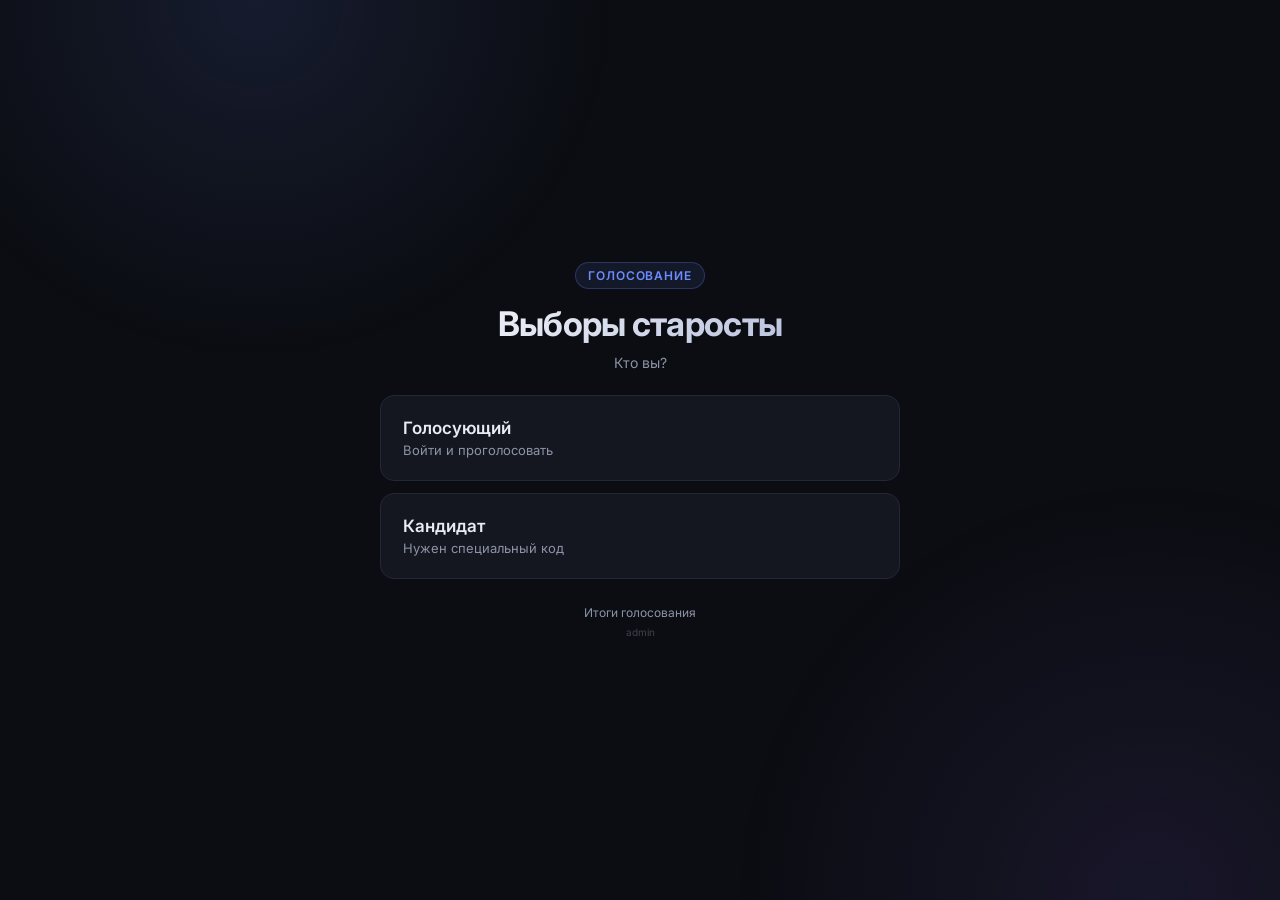
<file: index.html>
<!DOCTYPE html>
<html lang="ru">
<head>
  <meta charset="UTF-8">
  <meta name="viewport" content="width=device-width, initial-scale=1">
  <title>Выборы старосты</title>
  <link rel="stylesheet" href="style.css">
  <link rel="preconnect" href="https://fonts.googleapis.com">
  <link rel="preconnect" href="https://fonts.gstatic.com" crossorigin>
  <link href="https://fonts.googleapis.com/css2?family=Inter:wght@400;500;600;700&display=swap" rel="stylesheet">
</head>
<body>
  <div class="bg-glow"></div>

  <main class="container">
    <header class="header">
      <div class="badge">Голосование</div>
      <h1>Выборы старосты</h1>
      <p class="subtitle">Кто вы?</p>
    </header>

    <div class="role-buttons">
      <button class="role-btn" id="voterBtn">
        <div class="role-title">Голосующий</div>
        <div class="role-desc">Войти и проголосовать</div>
      </button>
      <button class="role-btn" id="candidateBtn">
        <div class="role-title">Кандидат</div>
        <div class="role-desc">Нужен специальный код</div>
      </button>
    </div>

    <footer class="footer">
      <a href="results.html" class="link-dim">Итоги голосования</a>
      <a href="admin.html" class="admin-link">admin</a>
    </footer>
  </main>

  <script src="api.js"></script>
  <script>
    // Сброс предыдущей сессии при входе в корень
    // (если хочешь — закомментируй, чтобы не сбрасывать)
    Session.clear();

    document.getElementById('voterBtn').onclick = () => {
      Session.role = 'voter';
      location.href = 'stage.html';
    };

    document.getElementById('candidateBtn').onclick = () => {
      location.href = 'code.html';
    };
  </script>
</body>
</html>
</file>
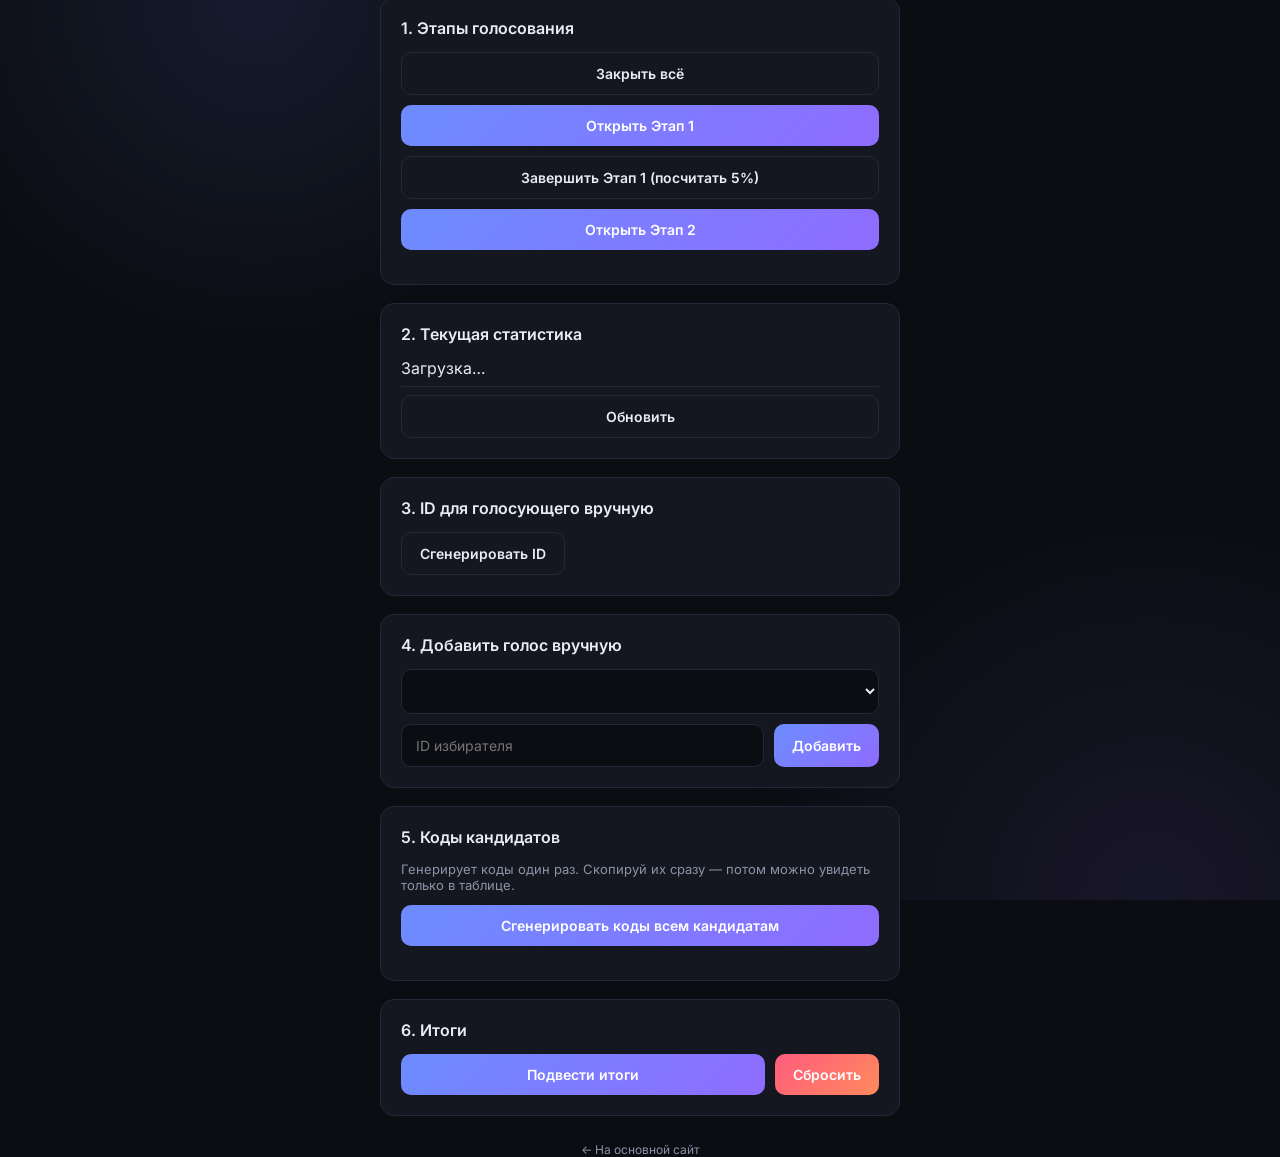
<file: admin.html>
<!DOCTYPE html>
<html lang="ru">
<head>
<meta charset="UTF-8">
<meta name="viewport" content="width=device-width, initial-scale=1">
<title>Админ — Выборы старосты</title>
<link rel="stylesheet" href="style.css">
<link rel="preconnect" href="https://fonts.googleapis.com">
<link rel="preconnect" href="https://fonts.gstatic.com" crossorigin>
<link href="https://fonts.googleapis.com/css2?family=Inter:wght@400;500;600;700&display=swap" rel="stylesheet">
</head>
<body>
  <div class="bg-glow"></div>

  <main class="container">
    <header class="header">
      <div class="badge">Админ-панель</div>
      <h1>Управление выборами</h1>
    </header>

    <section id="loginView" class="card">
      <h2>Вход</h2>
      <div class="row-flex">
        <input type="password" id="passwordInput" placeholder="Пароль администратора">
        <button class="btn" id="loginBtn">Войти</button>
      </div>
    </section>

    <section id="panelView" class="admin-grid" hidden>

      <div class="card">
        <h2>1. Этапы голосования</h2>
        <div class="row-flex" style="flex-direction:column;gap:10px;">
          <button class="btn btn-ghost" id="stage0Btn">Закрыть всё</button>
          <button class="btn" id="openStage1Btn">Открыть Этап 1</button>
          <button class="btn btn-ghost" id="closeStage1Btn">Завершить Этап 1 (посчитать 5%)</button>
          <button class="btn" id="openStage2Btn">Открыть Этап 2</button>
        </div>
        <div id="stageInfoBox" style="margin-top:14px;font-size:13px;color:var(--text-dim);"></div>
      </div>

      <div class="card">
        <h2>2. Текущая статистика</h2>
        <div id="statsBox">Загрузка…</div>
        <div class="divider"></div>
        <button class="btn btn-ghost" id="refreshBtn" style="width:100%;">Обновить</button>
      </div>

      <div class="card">
        <h2>3. ID для голосующего вручную</h2>
        <button class="btn btn-ghost" id="genIdBtn">Сгенерировать ID</button>
        <div id="idBox" class="id-box" style="margin-top:12px; display:none;"></div>
      </div>

      <div class="card">
        <h2>4. Добавить голос вручную</h2>
        <div class="row-flex" style="margin-bottom:10px;">
          <select id="candidateSelect"></select>
        </div>
        <div class="row-flex">
          <input type="text" id="voterIdInput" placeholder="ID избирателя">
          <button class="btn" id="addVoteBtn">Добавить</button>
        </div>
      </div>

      <div class="card">
        <h2>5. Коды кандидатов</h2>
        <p style="font-size:13px;color:var(--text-dim);margin-bottom:12px;">
          Генерирует коды один раз. Скопируй их сразу — потом можно увидеть только в таблице.
        </p>
        <button class="btn" id="genAllCodesBtn" style="width:100%;">Сгенерировать коды всем кандидатам</button>
        <div id="codesList" style="margin-top:14px;"></div>
      </div>

      <div class="card">
        <h2>6. Итоги</h2>
        <div class="row-flex">
          <button class="btn" id="finishBtn" style="flex:1;">Подвести итоги</button>
          <button class="btn btn-danger" id="resetBtn">Сбросить</button>
        </div>
      </div>

      <div id="adminMsg" class="msg" hidden></div>
    </section>

    <footer class="footer">
      <a href="index.html" class="link-dim">← На основной сайт</a>
    </footer>
  </main>

  <script src="api.js"></script>
  <script src="admin.js"></script>
</body>
</html>
</file>
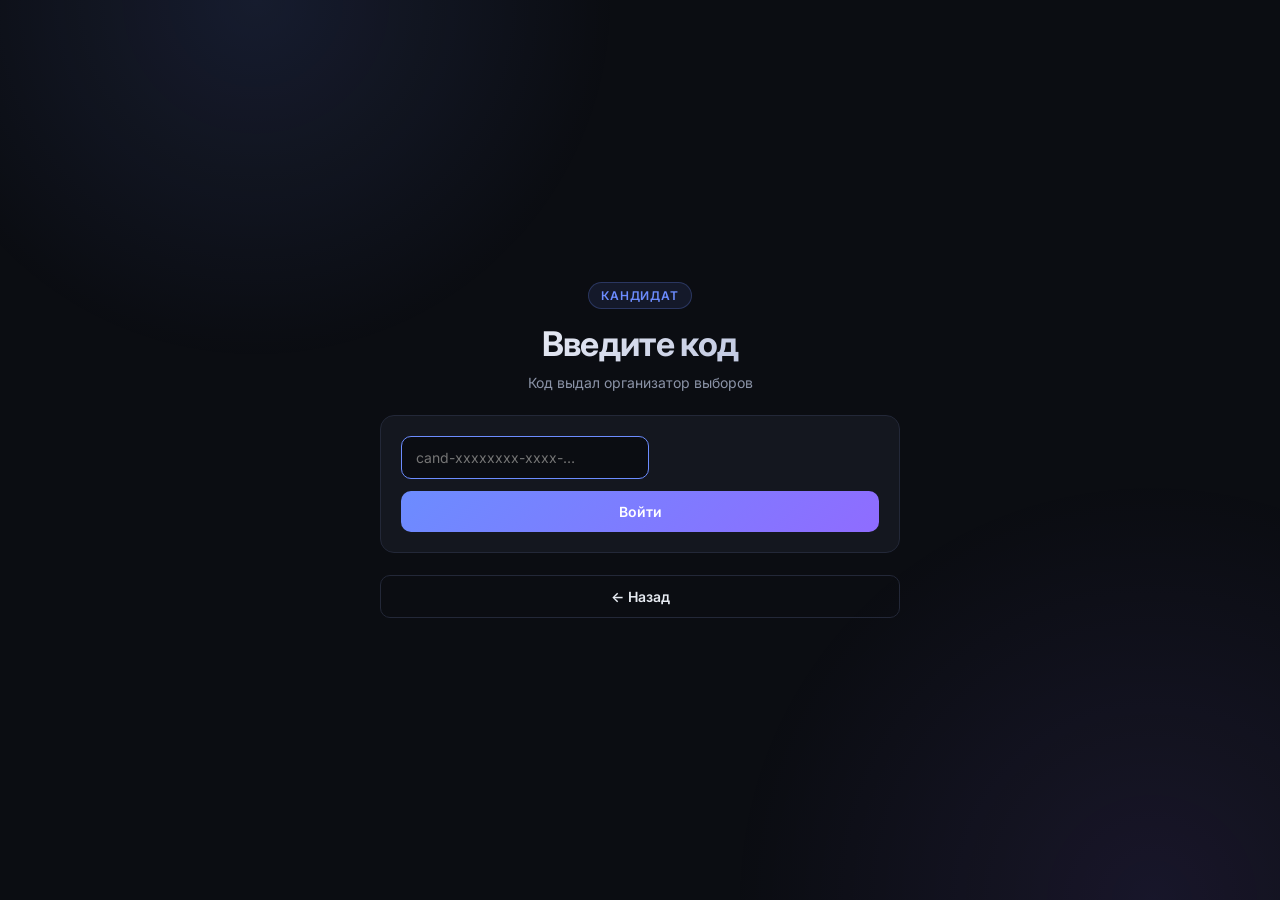
<file: code.html>
<!DOCTYPE html>
<html lang="ru">
<head>
  <meta charset="UTF-8">
  <meta name="viewport" content="width=device-width, initial-scale=1">
  <title>Код кандидата</title>
  <link rel="stylesheet" href="style.css">
  <link rel="preconnect" href="https://fonts.googleapis.com">
  <link rel="preconnect" href="https://fonts.gstatic.com" crossorigin>
  <link href="https://fonts.googleapis.com/css2?family=Inter:wght@400;500;600;700&display=swap" rel="stylesheet">
</head>
<body>
  <div class="bg-glow"></div>

  <main class="container">
    <header class="header">
      <div class="badge">Кандидат</div>
      <h1>Введите код</h1>
      <p class="subtitle">Код выдал организатор выборов</p>
    </header>

    <div class="card">
      <input type="text" id="candidateCodeInput" placeholder="cand-xxxxxxxx-xxxx-…" autocomplete="off">
      <button class="btn" id="submitBtn" style="width:100%;margin-top:12px;">Войти</button>
    </div>

    <button class="btn btn-ghost" id="backBtn" style="width:100%;">← Назад</button>
  </main>

  <script src="api.js"></script>
  <script src="code.js"></script>
</body>
</html>
</file>
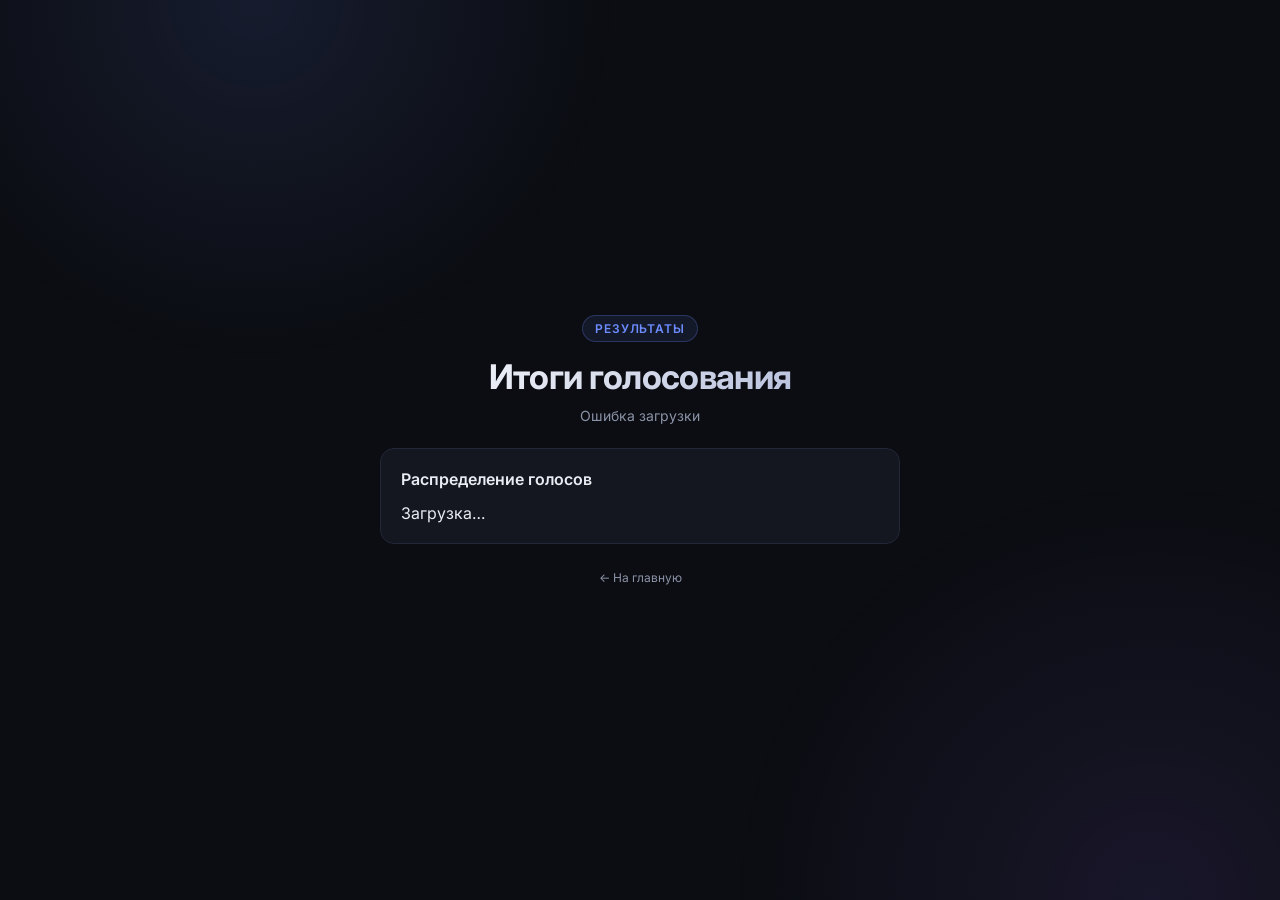
<file: results.html>
<!DOCTYPE html>
<html lang="ru">
<head>
  <meta charset="UTF-8">
  <meta name="viewport" content="width=device-width, initial-scale=1">
  <title>Итоги голосования</title>
  <link rel="stylesheet" href="style.css">
  <link rel="preconnect" href="https://fonts.googleapis.com">
  <link rel="preconnect" href="https://fonts.gstatic.com" crossorigin>
  <link href="https://fonts.googleapis.com/css2?family=Inter:wght@400;500;600;700&display=swap" rel="stylesheet">
</head>
<body>
  <div class="bg-glow"></div>

  <main class="container">
    <header class="header">
      <div class="badge">Результаты</div>
      <h1>Итоги голосования</h1>
      <p class="subtitle" id="subtitle">Загрузка…</p>
    </header>

    <section id="winnerCard" class="winner-banner" hidden>
      <div class="badge badge-success">Победитель</div>
      <h2 id="winnerName"></h2>
    </section>

    <section class="card">
      <h2>Распределение голосов</h2>
      <div id="statsBox">Загрузка…</div>
    </section>

    <footer class="footer">
      <a href="index.html" class="link-dim">← На главную</a>
    </footer>
  </main>

  <script src="api.js"></script>
  <script src="results.js"></script>
</body>
</html>
</file>
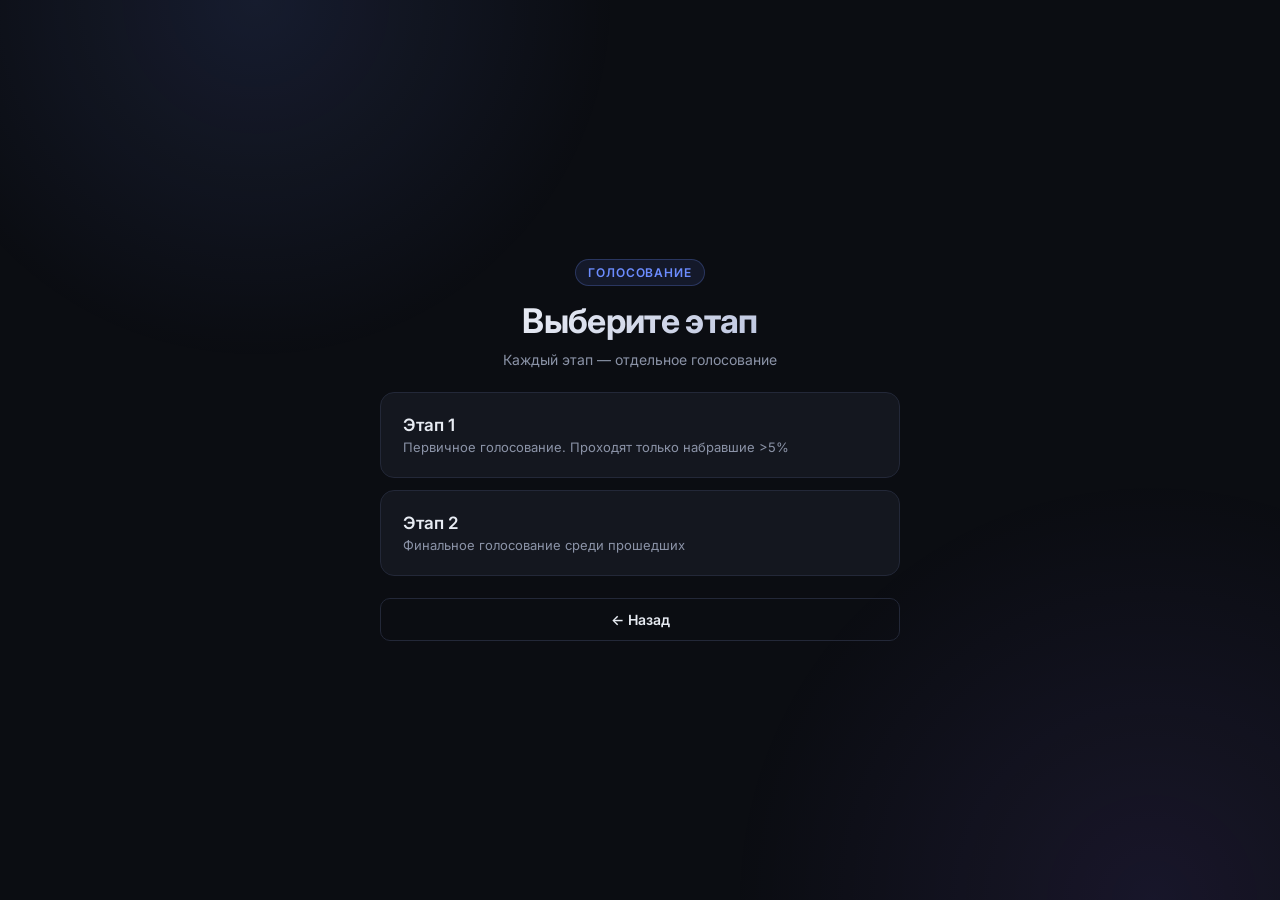
<file: stage.html>
<!DOCTYPE html>
<html lang="ru">
<head>
  <meta charset="UTF-8">
  <meta name="viewport" content="width=device-width, initial-scale=1">
  <title>Выбор этапа</title>
  <link rel="stylesheet" href="style.css">
  <link rel="preconnect" href="https://fonts.googleapis.com">
  <link rel="preconnect" href="https://fonts.gstatic.com" crossorigin>
  <link href="https://fonts.googleapis.com/css2?family=Inter:wght@400;500;600;700&display=swap" rel="stylesheet">
</head>
<body>
  <div class="bg-glow"></div>

  <main class="container">
    <header class="header">
      <div class="badge">Голосование</div>
      <h1>Выберите этап</h1>
      <p class="subtitle">Каждый этап — отдельное голосование</p>
    </header>

    <div class="role-buttons">
      <button class="role-btn" id="stage1Btn">
        <div class="role-title">Этап 1</div>
        <div class="role-desc">Первичное голосование. Проходят только набравшие &gt;5%</div>
      </button>
      <button class="role-btn" id="stage2Btn">
        <div class="role-title">Этап 2</div>
        <div class="role-desc">Финальное голосование среди прошедших</div>
      </button>
    </div>

    <button class="btn btn-ghost" id="backBtn" style="width:100%;">← Назад</button>
  </main>

  <script src="api.js"></script>
  <script src="stage.js"></script>
</body>
</html>
</file>
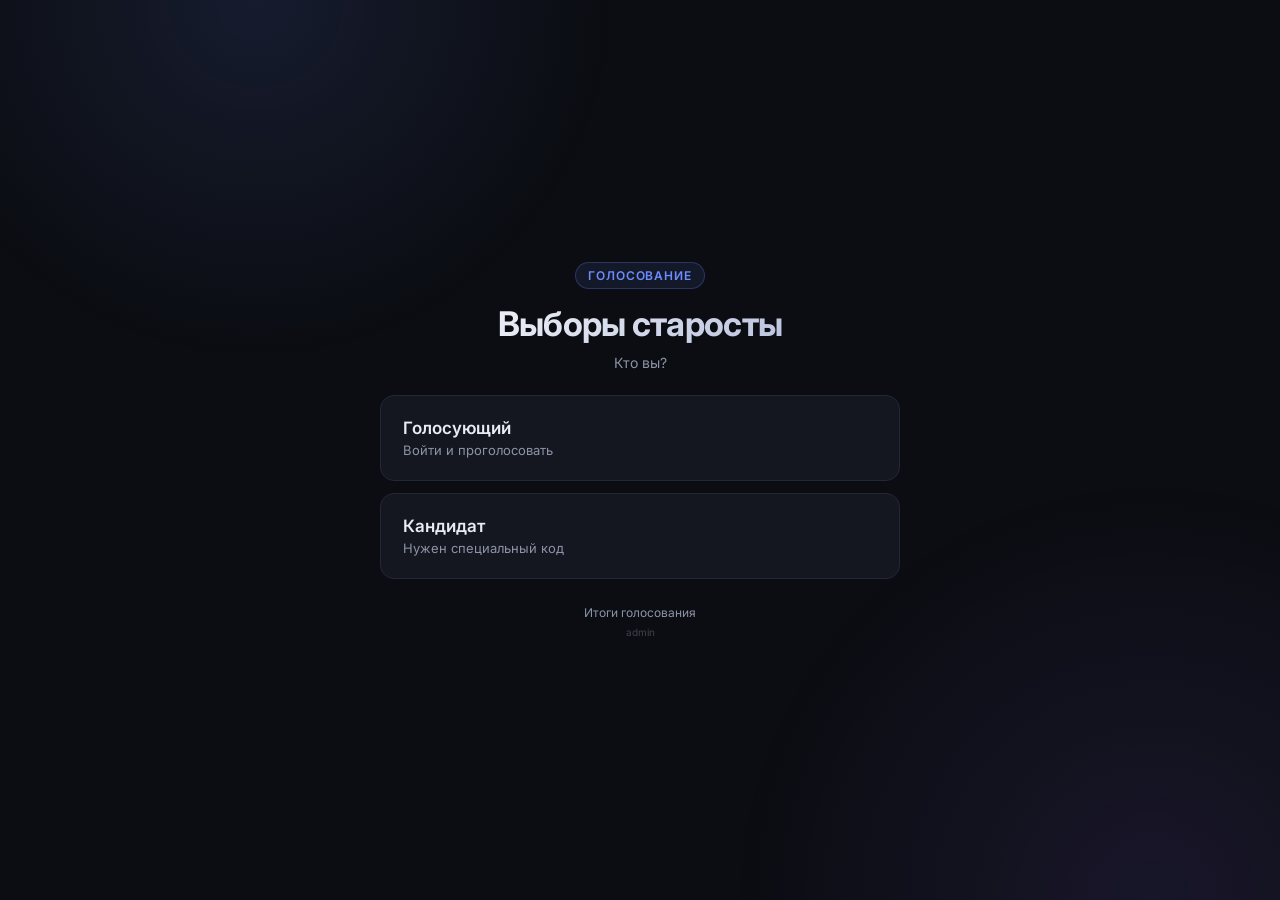
<file: vote.html>
<!DOCTYPE html>
<html lang="ru">
<head>
  <meta charset="UTF-8">
  <meta name="viewport" content="width=device-width, initial-scale=1">
  <title>Голосование</title>
  <link rel="stylesheet" href="style.css">
  <link rel="preconnect" href="https://fonts.googleapis.com">
  <link rel="preconnect" href="https://fonts.gstatic.com" crossorigin>
  <link href="https://fonts.googleapis.com/css2?family=Inter:wght@400;500;600;700&display=swap" rel="stylesheet">
</head>
<body>
  <div class="bg-glow"></div>

  <main class="container">
    <header class="header">
      <div class="badge" id="roleBadge">Голосующий</div>
      <h1 id="voteTitle">Выберите кандидата</h1>
      <p class="subtitle" id="voteSubtitle">Голос нельзя изменить.</p>
    </header>

    <section id="winnerBanner" class="winner-banner" hidden>
      <div class="badge badge-success">Итоги подведены</div>
      <h2 id="winnerName"></h2>
      <div id="winnerStats" class="winner-stats"></div>
    </section>

    <section id="candidates" class="candidates">
      <div class="skeleton"></div>
      <div class="skeleton"></div>
      <div class="skeleton"></div>
    </section>

    <button id="voteBtn" class="vote-btn" disabled>
      <span>Проголосовать</span>
    </button>

    <div id="msg" class="msg" hidden></div>

    <footer class="footer">
      <span id="status">Загрузка…</span>
      <a href="index.html" class="link-dim">← Главная</a>
    </footer>
  </main>

  <script src="api.js"></script>
  <script src="vote.js"></script>
</body>
</html>
</file>
<file: style.css>
:root {
  --bg: #0b0d12;
  --bg-elev: #14171f;
  --bg-elev-2: #1b1f2a;
  --border: #232838;
  --border-hover: #2f3548;
  --text: #e8ecf3;
  --text-dim: #8b93a7;
  --accent: #6c8cff;
  --accent-2: #8f6cff;
  --accent-glow: rgba(108, 140, 255, .35);
  --success: #38d39f;
  --success-bg: rgba(56, 211, 159, .12);
  --error: #ff5c7c;
  --error-bg: rgba(255, 92, 124, .12);
  --radius: 14px;
  --radius-sm: 10px;
}

* { box-sizing: border-box; margin: 0; padding: 0; }
html, body { height: 100%; }

body {
  font-family: 'Inter', system-ui, -apple-system, sans-serif;
  background: var(--bg);
  color: var(--text);
  min-height: 100vh;
  display: flex;
  align-items: center;
  justify-content: center;
  padding: 24px;
  overflow-x: hidden;
  -webkit-font-smoothing: antialiased;
}

.bg-glow {
  position: fixed;
  inset: 0;
  pointer-events: none;
  z-index: 0;
  background:
    radial-gradient(600px circle at 20% 0%, rgba(108,140,255,.12), transparent 60%),
    radial-gradient(700px circle at 90% 100%, rgba(143,108,255,.10), transparent 60%);
}

.container {
  position: relative;
  z-index: 1;
  width: 100%;
  max-width: 520px;
  display: flex;
  flex-direction: column;
  gap: 22px;
}

.header { text-align: center; }

.badge {
  display: inline-block;
  font-size: 12px;
  font-weight: 600;
  letter-spacing: .08em;
  text-transform: uppercase;
  color: var(--accent);
  background: rgba(108,140,255,.1);
  border: 1px solid rgba(108,140,255,.25);
  padding: 5px 12px;
  border-radius: 999px;
  margin-bottom: 14px;
}

.badge-success {
  color: var(--success);
  background: rgba(56,211,159,.12);
  border-color: rgba(56,211,159,.35);
}

h1 {
  font-size: clamp(26px, 5vw, 34px);
  font-weight: 700;
  letter-spacing: -.02em;
  background: linear-gradient(135deg, #fff 0%, #a9b4d6 100%);
  -webkit-background-clip: text;
  background-clip: text;
  color: transparent;
  margin-bottom: 8px;
}

.subtitle {
  font-size: 14px;
  color: var(--text-dim);
  line-height: 1.5;
}

.screen { display: flex; flex-direction: column; gap: 22px; }

.role-buttons { display: flex; flex-direction: column; gap: 12px; }

.role-btn {
  background: var(--bg-elev);
  border: 1px solid var(--border);
  border-radius: var(--radius);
  padding: 22px;
  cursor: pointer;
  text-align: left;
  color: var(--text);
  font-family: inherit;
  transition: border-color .18s, background .18s, transform .1s;
}

.role-btn:hover {
  border-color: var(--border-hover);
  background: var(--bg-elev-2);
}

.role-btn:active { transform: scale(.98); }
.role-btn:disabled { opacity: .4; cursor: not-allowed; }

.role-title { font-size: 17px; font-weight: 600; margin-bottom: 4px; }
.role-desc { font-size: 13px; color: var(--text-dim); }

.candidates { display: flex; flex-direction: column; gap: 10px; }

.candidate {
  position: relative;
  background: var(--bg-elev);
  border: 1px solid var(--border);
  border-radius: var(--radius);
  padding: 18px 20px;
  cursor: pointer;
  transition: border-color .18s, background .18s, transform .1s;
  display: flex;
  align-items: center;
  gap: 14px;
  user-select: none;
}

.candidate:hover {
  border-color: var(--border-hover);
  background: var(--bg-elev-2);
}

.candidate:active { transform: scale(.985); }

.candidate .avatar {
  width: 42px;
  height: 42px;
  border-radius: 50%;
  background: linear-gradient(135deg, var(--accent), var(--accent-2));
  display: grid;
  place-items: center;
  font-weight: 700;
  font-size: 16px;
  color: #fff;
  flex-shrink: 0;
}

.candidate .name { font-size: 16px; font-weight: 500; flex: 1; }

.candidate .check {
  width: 22px;
  height: 22px;
  border-radius: 50%;
  border: 2px solid var(--border-hover);
  display: grid;
  place-items: center;
  transition: all .18s;
  flex-shrink: 0;
}

.candidate .check::after {
  content: '';
  width: 10px;
  height: 10px;
  border-radius: 50%;
  background: var(--accent);
  transform: scale(0);
  transition: transform .18s;
}

.candidate.selected {
  border-color: var(--accent);
  background: linear-gradient(180deg, rgba(108,140,255,.08), rgba(108,140,255,.03));
  box-shadow: 0 0 0 1px var(--accent), 0 8px 30px -10px var(--accent-glow);
}

.candidate.selected .check { border-color: var(--accent); }
.candidate.selected .check::after { transform: scale(1); }

.candidate-blocked {
  opacity: 0.5;
  cursor: not-allowed;
  border-style: dashed;
}

.candidate-blocked:hover { border-color: var(--border); background: var(--bg-elev); }

.skeleton {
  height: 78px;
  border-radius: var(--radius);
  background: linear-gradient(90deg, var(--bg-elev) 25%, var(--bg-elev-2) 50%, var(--bg-elev) 75%);
  background-size: 200% 100%;
  animation: shimmer 1.4s infinite;
}

@keyframes shimmer {
  0% { background-position: 200% 0; }
  100% { background-position: -200% 0; }
}

.vote-btn {
  position: relative;
  width: 100%;
  padding: 16px;
  font-size: 16px;
  font-weight: 600;
  font-family: inherit;
  color: #fff;
  background: linear-gradient(135deg, var(--accent), var(--accent-2));
  border: none;
  border-radius: var(--radius);
  cursor: pointer;
  transition: transform .1s, box-shadow .2s, filter .2s;
  box-shadow: 0 10px 30px -10px var(--accent-glow);
}

.vote-btn:hover:not(:disabled) {
  filter: brightness(1.08);
  box-shadow: 0 14px 40px -10px var(--accent-glow);
}

.vote-btn:active:not(:disabled) { transform: scale(.985); }

.vote-btn:disabled {
  background: var(--bg-elev);
  color: var(--text-dim);
  cursor: not-allowed;
  box-shadow: none;
  border: 1px solid var(--border);
}

.vote-btn.loading span { opacity: 0; }

.vote-btn.loading::after {
  content: '';
  position: absolute;
  inset: 0;
  margin: auto;
  width: 20px;
  height: 20px;
  border: 2px solid rgba(255,255,255,.4);
  border-top-color: #fff;
  border-radius: 50%;
  animation: spin .7s linear infinite;
}

@keyframes spin { to { transform: rotate(360deg); } }

.msg {
  padding: 14px 16px;
  border-radius: var(--radius-sm);
  font-size: 14px;
  font-weight: 500;
  text-align: center;
  line-height: 1.4;
  animation: fadeIn .25s ease;
}

.msg.ok {
  color: var(--success);
  background: var(--success-bg);
  border: 1px solid rgba(56,211,159,.25);
}

.msg.err {
  color: var(--error);
  background: var(--error-bg);
  border: 1px solid rgba(255,92,124,.25);
}

@keyframes fadeIn {
  from { opacity: 0; transform: translateY(-4px); }
  to   { opacity: 1; transform: translateY(0); }
}

.winner-banner {
  text-align: center;
  padding: 24px;
  border-radius: var(--radius);
  background: linear-gradient(180deg, rgba(56,211,159,.08), rgba(56,211,159,.02));
  border: 1px solid rgba(56,211,159,.3);
}

.winner-banner h2 { font-size: 22px; margin: 10px 0 14px; color: var(--text); }

.winner-stats {
  font-size: 13px;
  color: var(--text-dim);
  display: flex;
  flex-direction: column;
  gap: 6px;
}

.winner-stats .row { display: flex; justify-content: space-between; padding: 6px 0; }
.winner-stats .row.winner { color: var(--success); font-weight: 600; }

.footer {
  text-align: center;
  font-size: 12px;
  color: var(--text-dim);
  padding-top: 4px;
  display: flex;
  flex-direction: column;
  gap: 6px;
}

.footer .dot {
  display: inline-block;
  width: 6px;
  height: 6px;
  border-radius: 50%;
  background: var(--success);
  margin-right: 6px;
  vertical-align: middle;
  box-shadow: 0 0 8px var(--success);
}

.admin-link {
  color: var(--text-dim);
  font-size: 10px;
  text-decoration: none;
  opacity: .4;
  transition: opacity .2s;
}

.admin-link:hover { opacity: 1; }

@media (max-width: 480px) {
  body { padding: 16px; }
  .candidate { padding: 16px; }
  .candidate .avatar { width: 38px; height: 38px; font-size: 15px; }
}

.admin-grid { display: flex; flex-direction: column; gap: 18px; }

.card {
  background: var(--bg-elev);
  border: 1px solid var(--border);
  border-radius: var(--radius);
  padding: 20px;
}

.card h2 { font-size: 16px; margin-bottom: 14px; font-weight: 600; }

.row-flex { display: flex; gap: 10px; flex-wrap: wrap; }

input, select {
  flex: 1;
  min-width: 0;
  padding: 12px 14px;
  font-size: 14px;
  background: var(--bg);
  border: 1px solid var(--border);
  border-radius: var(--radius-sm);
  color: var(--text);
  font-family: inherit;
  outline: none;
}

input:focus, select:focus { border-color: var(--accent); }

.btn {
  padding: 12px 18px;
  font-size: 14px;
  font-weight: 600;
  border: none;
  border-radius: var(--radius-sm);
  cursor: pointer;
  font-family: inherit;
  color: #fff;
  background: linear-gradient(135deg, var(--accent), var(--accent-2));
  transition: filter .15s;
  white-space: nowrap;
}

.btn:hover { filter: brightness(1.1); }
.btn:disabled { background: var(--bg-elev-2); color: var(--text-dim); cursor: not-allowed; }
.btn-ghost { background: transparent; border: 1px solid var(--border); color: var(--text); }
.btn-danger { background: linear-gradient(135deg, #ff5c7c, #ff8a5c); }

.id-box {
  font-family: ui-monospace, monospace;
  font-size: 13px;
  padding: 12px;
  background: var(--bg);
  border: 1px dashed var(--border);
  border-radius: var(--radius-sm);
  word-break: break-all;
  color: var(--success);
  user-select: all;
}

.stats-row {
  display: flex;
  justify-content: space-between;
  padding: 8px 0;
  border-bottom: 1px solid var(--border);
}

.stats-row:last-child { border-bottom: none; }
.stats-name { color: var(--text); }
.stats-count { color: var(--accent); font-weight: 600; }
.divider { height: 1px; background: var(--border); margin: 8px 0; }
.link-dim {
  color: var(--text-dim);
  font-size: 12px;
  text-decoration: none;
  transition: color .2s;
}

.link-dim:hover { color: var(--text); }
</file>
